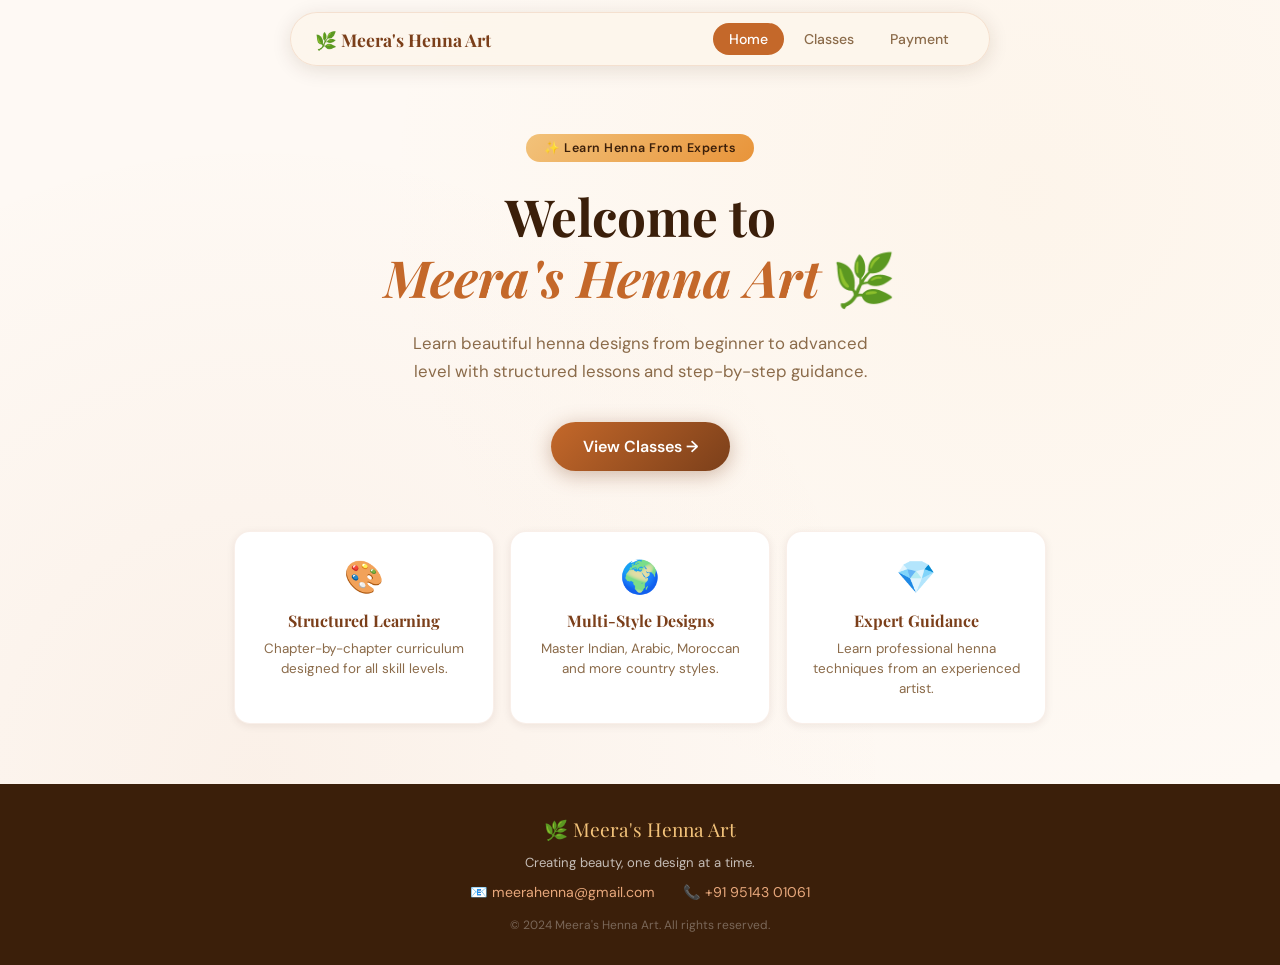
<file: index.html>
<!DOCTYPE html>
<html lang="en">
<head>
  <meta charset="UTF-8">
  <meta name="viewport" content="width=device-width, initial-scale=1.0">
  <title>Meera's Henna Art 🌿</title>
  <link rel="stylesheet" href="../css/style.css">
  <script src="https://checkout.razorpay.com/v1/checkout.js"></script>
</head>
<body>

<nav class="navbar">
  <div class="nav-inner">
    <div class="nav-brand">🌿 Meera's Henna Art</div>
    <div class="nav-links">
      <button class="nav-link active" data-page="home">Home</button>
      <button class="nav-link" data-page="classes">Classes</button>
      <button class="nav-link" data-page="payment">Payment</button>
    </div>
  </div>
</nav>

<!-- HOME -->
<div class="page active" id="page-home">
  <section class="hero">
    <div class="hero-badge">✨ Learn Henna From Experts</div>
    <h1>Welcome to<br><em>Meera's Henna Art</em> 🌿</h1>
    <p>Learn beautiful henna designs from beginner to advanced level with structured lessons and step-by-step guidance.</p>
    <button class="btn-primary" onclick="navigate('classes')">View Classes →</button>
  </section>
  <div class="features">
    <div class="feature-card"><div class="feature-icon">🎨</div><h3>Structured Learning</h3><p>Chapter-by-chapter curriculum designed for all skill levels.</p></div>
    <div class="feature-card"><div class="feature-icon">🌍</div><h3>Multi-Style Designs</h3><p>Master Indian, Arabic, Moroccan and more country styles.</p></div>
    <div class="feature-card"><div class="feature-icon">💎</div><h3>Expert Guidance</h3><p>Learn professional henna techniques from an experienced artist.</p></div>
  </div>
  <footer>
    <div class="footer-brand">🌿 Meera's Henna Art</div>
    <p style="font-size:0.82rem;">Creating beauty, one design at a time.</p>
    <div class="footer-contact">
      <a href="mailto:meerahenna@gmail.com">📧 meerahenna@gmail.com</a>
      <a href="tel:+919514301061">📞 +91 95143 01061</a>
    </div>
    <p style="font-size:0.75rem;margin-top:16px;opacity:0.45;">© 2024 Meera's Henna Art. All rights reserved.</p>
  </footer>
</div>

<!-- CLASSES -->
<div class="page" id="page-classes">
  <div class="page-header">
    <h2>Our Classes 🌿</h2>
    <p>Click a class to explore chapters. Register to begin your journey.</p>
  </div>
  <div class="classes-grid" id="classes-grid"></div>
  <footer>
    <div class="footer-brand">🌿 Meera's Henna Art</div>
    <div class="footer-contact">
      <a href="mailto:meerahenna@gmail.com">📧 meerahenna@gmail.com</a>
      <a href="tel:+919514301061">📞 +91 95143 01061</a>
    </div>
  </footer>
</div>

<!-- REGISTRATION -->
<div class="page" id="page-registration">
  <div class="page-header">
    <h2>Register Now 📝</h2>
    <p>Fill in your details to proceed to payment.</p>
  </div>
  <div class="form-container">
    <div class="form-card">
      <div class="selected-class-banner" id="selected-class-banner">
        <div class="icon">🌿</div>
        <div class="info"><div class="class-n">Loading...</div><div class="class-fee"></div></div>
      </div>
      <form id="reg-form">
        <div class="form-group"><label for="reg-name">Full Name *</label><input type="text" id="reg-name" placeholder="Enter your full name" required></div>
        <div class="form-group"><label for="reg-batch">Batch Number *</label><input type="text" id="reg-batch" placeholder="e.g. Batch 6, Batch 7..." required></div>
        <div class="form-group"><label for="reg-month">Payment Month *</label><input type="text" id="reg-month" placeholder="e.g. January 2025" required></div>
        <div class="form-group"><label for="reg-whatsapp">WhatsApp Number *</label><input type="tel" id="reg-whatsapp" placeholder="10-digit mobile number" required></div>
        <button type="submit" class="btn-primary btn-full">Proceed to Payment →</button>
      </form>
    </div>
  </div>
  <footer>
    <div class="footer-brand">🌿 Meera's Henna Art</div>
    <div class="footer-contact">
      <a href="mailto:meerahenna@gmail.com">📧 meerahenna@gmail.com</a>
      <a href="tel:+919514301061">📞 +91 95143 01061</a>
    </div>
  </footer>
</div>

<!-- PAYMENT -->
<div class="page" id="page-payment">
  <div class="page-header">
    <h2>Complete Payment 💳</h2>
    <p>Review your details and pay to confirm your enrollment.</p>
  </div>

  <div class="payment-container">

    <!-- Summary -->
    <div class="summary-card">
      <h3>📋 Registration Summary</h3>
      <div class="summary-row"><span class="label">Name</span><span class="value" id="pay-name">—</span></div>
      <div class="summary-row"><span class="label">Batch Number</span><span class="value" id="pay-batch">—</span></div>
      <div class="summary-row"><span class="label">Selected Class</span><span class="value" id="pay-class">—</span></div>
      <div class="summary-row"><span class="label">WhatsApp</span><span class="value" id="pay-whatsapp">—</span></div>
      <div class="summary-row total"><span class="label">Monthly Amount</span><span class="value" id="pay-amount">—</span></div>
    </div>

    <!-- Razorpay Card -->
    <div class="payment-card" id="razorpay-card">
      <h3>💳 Complete Your Payment</h3>

      <div class="pay-methods">
        <span class="pay-method-badge">🏦 UPI</span>
        <span class="pay-method-badge">💳 Cards</span>
        <span class="pay-method-badge">🏧 Net Banking</span>
        <span class="pay-method-badge">👛 Wallets</span>
        <span class="pay-method-badge">📱 GPay · PhonePe</span>
      </div>

      <div class="razorpay-amount-display">
        <span class="rz-label">Amount to Pay</span>
        <span class="rz-amount" id="rz-display-amount">₹—</span>
      </div>

      <button class="btn-razorpay" id="razorpay-btn" onclick="openRazorpay()">
        <svg width="20" height="20" viewBox="0 0 32 32" fill="none">
          <path d="M16 2L4 28h8l2-6h8l2 6h8L16 2zm-2 16l2-8 2 8h-4z" fill="white"/>
        </svg>
        Pay Securely with Razorpay
      </button>

      <div class="razorpay-note">
        <svg width="14" height="14" viewBox="0 0 24 24" fill="none">
          <path d="M12 22s8-4 8-10V5l-8-3-8 3v7c0 6 8 10 8 10z" stroke="#2E7D32" stroke-width="2"/>
        </svg>
        256-bit SSL secured · Powered by Razorpay
      </div>
    </div>

    <!-- Success + WhatsApp (shown after payment) -->
    <div class="payment-card" id="payment-success-card" style="display:none;">
      <div class="success-banner">
        <div class="success-icon">✅</div>
        <h3 style="font-family:'Playfair Display',serif;color:var(--henna-brown);margin-bottom:8px;">Payment Successful!</h3>
        <p style="font-size:0.88rem;color:var(--henna-muted);margin-bottom:16px;">Your payment has been received. Send us a WhatsApp message to complete your enrollment.</p>
        <div class="success-details" id="success-details"></div>
      </div>
      <button class="btn-whatsapp enabled" id="whatsapp-btn" onclick="sendWhatsApp()">
        <svg width="20" height="20" viewBox="0 0 24 24" fill="white">
          <path d="M17.472 14.382c-.297-.149-1.758-.867-2.03-.967-.273-.099-.471-.148-.67.15-.197.297-.767.966-.94 1.164-.173.199-.347.223-.644.075-.297-.15-1.255-.463-2.39-1.475-.883-.788-1.48-1.761-1.653-2.059-.173-.297-.018-.458.13-.606.134-.133.298-.347.446-.52.149-.174.198-.298.298-.497.099-.198.05-.371-.025-.52-.075-.149-.669-1.612-.916-2.207-.242-.579-.487-.5-.669-.51-.173-.008-.371-.01-.57-.01-.198 0-.52.074-.792.372-.272.297-1.04 1.016-1.04 2.479 0 1.462 1.065 2.875 1.213 3.074.149.198 2.096 3.2 5.077 4.487.709.306 1.262.489 1.694.625.712.227 1.36.195 1.871.118.571-.085 1.758-.719 2.006-1.413.248-.694.248-1.289.173-1.413-.074-.124-.272-.198-.57-.347m-5.421 7.403h-.004a9.87 9.87 0 01-5.031-1.378l-.361-.214-3.741.982.998-3.648-.235-.374a9.86 9.86 0 01-1.51-5.26c.001-5.45 4.436-9.884 9.888-9.884 2.64 0 5.122 1.03 6.988 2.898a9.825 9.825 0 012.893 6.994c-.003 5.45-4.437 9.884-9.885 9.884m8.413-18.297A11.815 11.815 0 0012.05 0C5.495 0 .16 5.335.157 11.892c0 2.096.547 4.142 1.588 5.945L.057 24l6.305-1.654a11.882 11.882 0 005.683 1.448h.005c6.554 0 11.89-5.335 11.893-11.893a11.821 11.821 0 00-3.48-8.413z"/>
        </svg>
        Send WhatsApp Confirmation
      </button>
      <p style="font-size:0.78rem;color:var(--henna-muted);margin-top:10px;text-align:center;">We'll verify and activate your class within a few hours.</p>
    </div>

  </div>

  <footer>
    <div class="footer-brand">🌿 Meera's Henna Art</div>
    <div class="footer-contact">
      <a href="mailto:meerahenna@gmail.com">📧 meerahenna@gmail.com</a>
      <a href="tel:+919514301061">📞 +91 95143 01061</a>
    </div>
  </footer>
</div>

<script src="../js/app.js"></script>
</body>
</html>
</file>
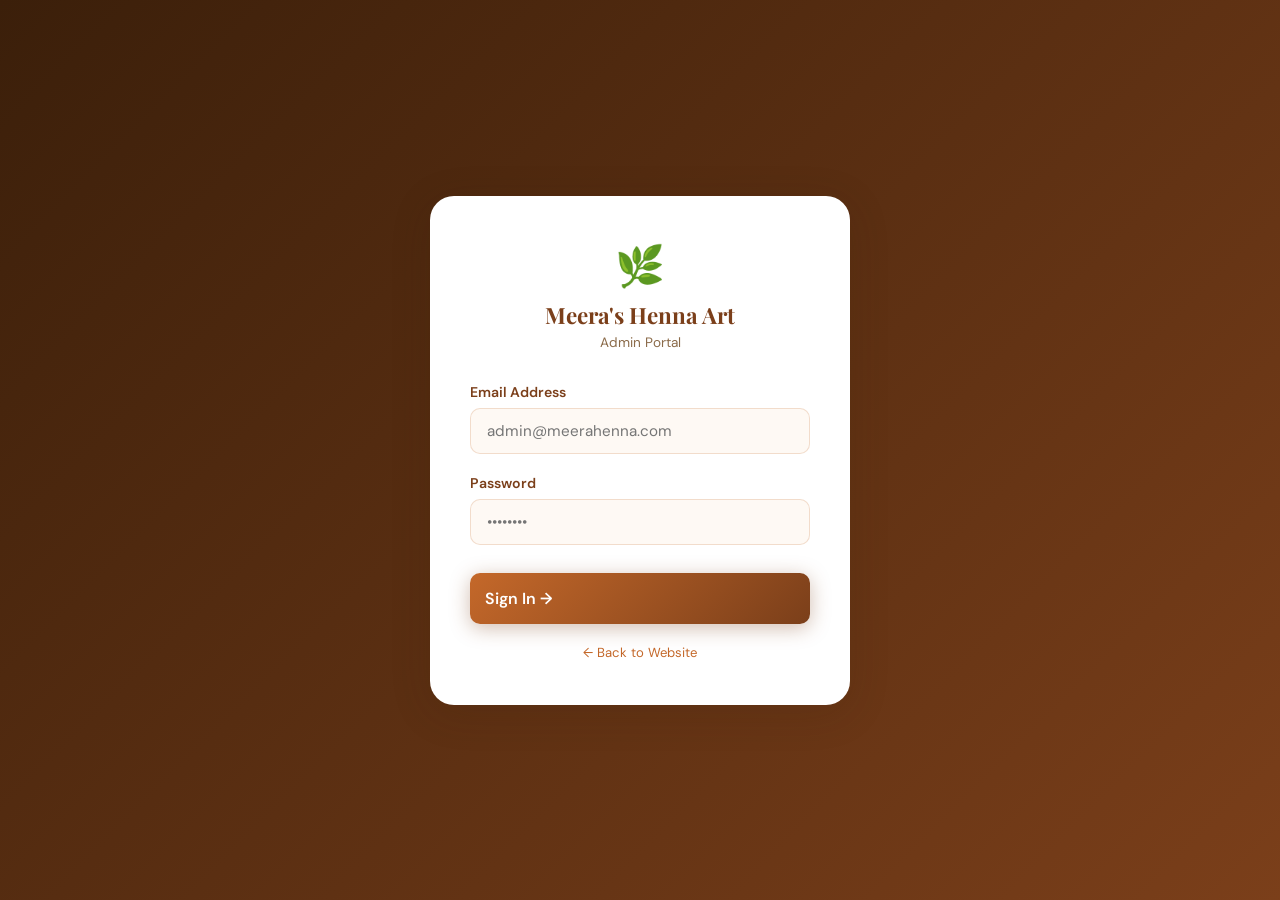
<file: admin-dashboard.html>
<!DOCTYPE html>
<html lang="en">
<head>
  <meta charset="UTF-8">
  <meta name="viewport" content="width=device-width, initial-scale=1.0">
  <title>Admin Dashboard – Meera's Henna Art</title>
  <link rel="stylesheet" href="../css/style.css">
</head>
<body>

<!-- Mobile Toggle -->
<button class="admin-mobile-toggle" onclick="toggleSidebar()">☰</button>
<div class="sidebar-overlay" id="sidebar-overlay" onclick="closeSidebar()"></div>

<div class="admin-layout">

  <!-- ─── SIDEBAR ─── -->
  <aside class="admin-sidebar" id="admin-sidebar">
    <div class="sidebar-brand">
      <div class="brand-icon">🌿</div>
      <h2>Meera's Henna Art</h2>
      <p>Admin Dashboard</p>
    </div>

    <nav class="sidebar-nav">
      <button class="sidebar-item active" data-section="overview" onclick="showAdminSection('overview')">
        <span class="item-icon">📊</span> Dashboard Overview
      </button>
      <button class="sidebar-item" data-section="classes" onclick="showAdminSection('classes')">
        <span class="item-icon">📚</span> Classes Management
      </button>
      <button class="sidebar-item" data-section="students" onclick="showAdminSection('students')">
        <span class="item-icon">👩‍🎨</span> Student Registrations
      </button>
    </nav>

    <div class="sidebar-logout">
      <button class="sidebar-item" onclick="adminLogout()" style="color:rgba(255,100,100,0.8);">
        <span class="item-icon">🚪</span> Logout
      </button>
    </div>
  </aside>

  <!-- ─── MAIN ─── -->
  <main class="admin-main">

    <div class="admin-topbar">
      <h1 id="admin-page-title">Dashboard Overview</h1>
      <span class="admin-info">Logged in as Admin</span>
    </div>

    <div class="admin-content">

      <!-- ══ OVERVIEW ══ -->
      <div class="admin-section active" id="section-overview">

        <div class="stats-grid">
          <div class="stat-card">
            <div class="stat-icon orange">📚</div>
            <div class="stat-info">
              <div class="value" id="stat-classes">0</div>
              <div class="label">Total Classes</div>
            </div>
          </div>
          <div class="stat-card">
            <div class="stat-icon green">👩‍🎨</div>
            <div class="stat-info">
              <div class="value" id="stat-students">0</div>
              <div class="label">Total Registrations</div>
            </div>
          </div>
          <div class="stat-card">
            <div class="stat-icon blue">⭐</div>
            <div class="stat-info">
              <div class="value" id="stat-latest" style="font-size:1rem;margin-top:4px;">None yet</div>
              <div class="label">Latest Registration</div>
            </div>
          </div>
        </div>

        <div class="recent-card">
          <h3>Recent Registrations</h3>
          <div id="recent-list">
            <div class="empty-state"><span>📋</span>No registrations yet.</div>
          </div>
        </div>

      </div>

      <!-- ══ CLASSES ══ -->
      <div class="admin-section" id="section-classes">

        <div class="admin-card">
          <div class="admin-card-header">
            <div>
              <h3>All Classes</h3>
              <p class="page-subtitle">Manage classes shown on the website</p>
            </div>
            <button class="btn-add" onclick="openAddClass()">+ Add Class</button>
          </div>
          <div id="admin-classes-list">
            <div class="empty-state"><span>📚</span>Loading...</div>
          </div>
        </div>

      </div>

      <!-- ══ STUDENTS ══ -->
      <div class="admin-section" id="section-students">

        <div class="admin-card">
          <div class="admin-card-header">
            <div>
              <h3>Student Registrations</h3>
              <p class="page-subtitle">All registered students and payment status</p>
            </div>
          </div>
          <div class="table-wrap">
            <table>
              <thead>
                <tr>
                  <th>Name</th>
                  <th>Batch</th>
                  <th>Month</th>
                  <th>Class</th>
                  <th>Amount</th>
                  <th>WhatsApp</th>
                  <th>Status</th>
                  <th>Actions</th>
                </tr>
              </thead>
              <tbody id="students-tbody">
                <tr><td colspan="8" style="text-align:center;padding:32px;color:var(--henna-muted);">No registrations yet.</td></tr>
              </tbody>
            </table>
          </div>
        </div>

      </div>

    </div><!-- end admin-content -->
  </main>
</div>

<!-- ─── CLASS MODAL ─── -->
<div class="modal-overlay" id="class-modal" onclick="if(event.target===this)closeModal('class-modal')">
  <div class="modal">
    <h3 id="modal-class-title">Add New Class</h3>

    <div class="form-group">
      <label>Class Name *</label>
      <input type="text" id="modal-class-name" placeholder="e.g. Advance Class (Indian & Arabic)">
    </div>
    <div class="form-group">
      <label>Monthly Fee (₹) *</label>
      <input type="number" id="modal-class-fee" placeholder="e.g. 199">
    </div>

    <div class="chapters-editor">
      <label>Chapters & Lessons</label>
      <div id="modal-chapters"></div>
    </div>

    <div class="modal-footer">
      <button class="btn-cancel" onclick="closeModal('class-modal')">Cancel</button>
      <button class="btn-save" onclick="saveClassModal()">Save Class</button>
    </div>
  </div>
</div>

<script src="../js/app.js"></script>
<script>
  checkAdminAuth();
  loadOverview();
</script>
</body>
</html>
</file>
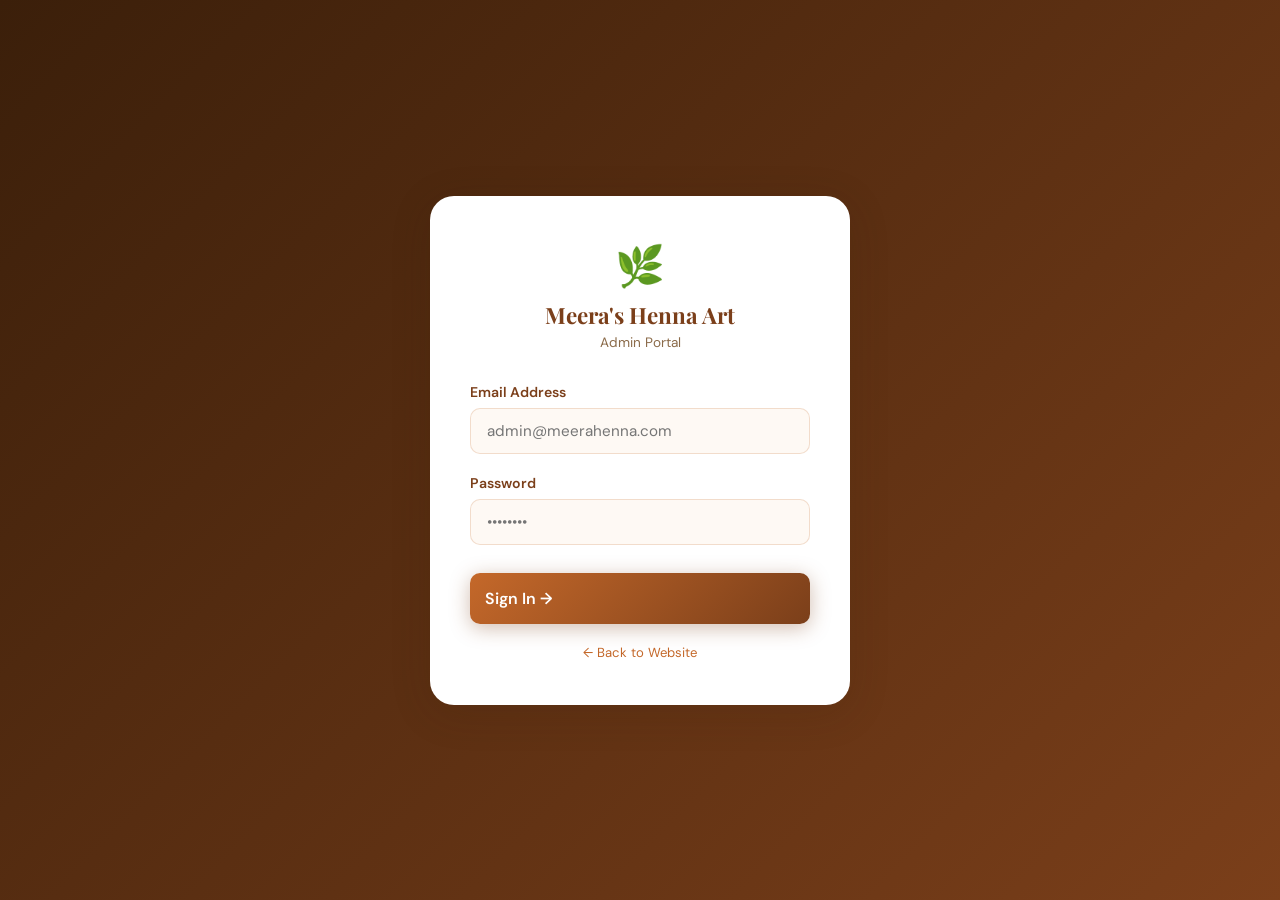
<file: admin-login.html>
<!DOCTYPE html>
<html lang="en">
<head>
  <meta charset="UTF-8">
  <meta name="viewport" content="width=device-width, initial-scale=1.0">
  <title>Admin Login – Meera's Henna Art</title>
  <link rel="stylesheet" href="../css/style.css">
</head>
<body>

<div class="admin-login-wrapper">
  <div class="admin-login-card">

    <div class="logo">
      <span>🌿</span>
      <h2>Meera's Henna Art</h2>
      <p>Admin Portal</p>
    </div>

    <div class="error-msg" id="login-error"></div>

    <form id="admin-login-form">
      <div class="form-group">
        <label for="admin-email">Email Address</label>
        <input type="email" id="admin-email" placeholder="admin@meerahenna.com" required autocomplete="email">
      </div>
      <div class="form-group">
        <label for="admin-password">Password</label>
        <input type="password" id="admin-password" placeholder="••••••••" required>
      </div>
      <button type="submit" class="btn-primary btn-full" style="margin-top:8px;">
        Sign In →
      </button>
    </form>

    <p style="text-align:center;margin-top:20px;font-size:0.82rem;color:var(--henna-muted);">
      <a href="index.html" style="color:var(--henna-warm);text-decoration:none;">← Back to Website</a>
    </p>
  </div>
</div>

<script src="../js/app.js"></script>
<script>
  // If already logged in, go to dashboard
  if (localStorage.getItem('mh_admin_auth')) {
    window.location.href = 'admin-dashboard.html';
  }
  document.getElementById('admin-login-form').addEventListener('submit', adminLogin);
</script>
</body>
</html>
</file>
<file: css/style.css>
@import url('https://fonts.googleapis.com/css2?family=Playfair+Display:ital,wght@0,400;0,600;0,700;1,400&family=DM+Sans:wght@300;400;500;600&display=swap');

:root {
  --henna-dark: #3B1F0A;
  --henna-brown: #7B3F1A;
  --henna-warm: #C4682A;
  --henna-amber: #E8943A;
  --henna-gold: #F2C27A;
  --henna-cream: #FDF6EC;
  --henna-light: #FEF9F4;
  --henna-rose: #E8A87C;
  --henna-muted: #8B6B4A;
  --shadow-sm: 0 2px 8px rgba(59,31,10,0.08);
  --shadow-md: 0 4px 20px rgba(59,31,10,0.12);
  --shadow-lg: 0 8px 40px rgba(59,31,10,0.16);
  --radius-sm: 10px;
  --radius-md: 16px;
  --radius-lg: 24px;
  --radius-xl: 32px;
}

*, *::before, *::after { box-sizing: border-box; margin: 0; padding: 0; }

body {
  font-family: 'DM Sans', sans-serif;
  background: var(--henna-light);
  color: var(--henna-dark);
  min-height: 100vh;
  background-image: radial-gradient(circle at 20% 80%, rgba(196,104,42,0.06) 0%, transparent 50%),
                    radial-gradient(circle at 80% 20%, rgba(242,194,122,0.08) 0%, transparent 50%);
}

/* ─── NAV ─── */
.navbar {
  position: sticky;
  top: 12px;
  z-index: 100;
  display: flex;
  justify-content: center;
  padding: 0 16px;
  margin-bottom: 0;
}

.nav-inner {
  background: rgba(253,246,236,0.92);
  backdrop-filter: blur(16px);
  border: 1px solid rgba(196,104,42,0.15);
  border-radius: var(--radius-xl);
  padding: 10px 24px;
  display: flex;
  align-items: center;
  gap: 8px;
  box-shadow: var(--shadow-md);
  max-width: 700px;
  width: 100%;
  flex-wrap: wrap;
  justify-content: center;
}

.nav-brand {
  font-family: 'Playfair Display', serif;
  font-weight: 700;
  font-size: 1.1rem;
  color: var(--henna-brown);
  margin-right: auto;
  white-space: nowrap;
}

.nav-links { display: flex; gap: 4px; align-items: center; }

.nav-link {
  text-decoration: none;
  color: var(--henna-muted);
  font-size: 0.88rem;
  font-weight: 500;
  padding: 7px 16px;
  border-radius: 50px;
  transition: all 0.25s ease;
  cursor: pointer;
  border: none;
  background: transparent;
  font-family: 'DM Sans', sans-serif;
}

.nav-link:hover, .nav-link.active {
  background: var(--henna-warm);
  color: white;
}

/* ─── PAGES ─── */
.page { display: none; min-height: 100vh; }
.page.active { display: block; }

/* ─── HOME ─── */
.hero {
  text-align: center;
  padding: 80px 24px 60px;
  max-width: 700px;
  margin: 0 auto;
}

.hero-badge {
  display: inline-block;
  background: linear-gradient(135deg, var(--henna-gold), var(--henna-amber));
  color: var(--henna-dark);
  font-size: 0.78rem;
  font-weight: 600;
  padding: 6px 18px;
  border-radius: 50px;
  margin-bottom: 24px;
  letter-spacing: 0.5px;
}

.hero h1 {
  font-family: 'Playfair Display', serif;
  font-size: clamp(2rem, 5vw, 3.2rem);
  line-height: 1.2;
  color: var(--henna-dark);
  margin-bottom: 20px;
}

.hero h1 em {
  color: var(--henna-warm);
  font-style: italic;
}

.hero p {
  font-size: 1.05rem;
  color: var(--henna-muted);
  line-height: 1.7;
  max-width: 480px;
  margin: 0 auto 36px;
}

.btn-primary {
  display: inline-flex;
  align-items: center;
  gap: 8px;
  background: linear-gradient(135deg, var(--henna-warm), var(--henna-brown));
  color: white;
  text-decoration: none;
  padding: 14px 32px;
  border-radius: 50px;
  font-weight: 600;
  font-size: 1rem;
  border: none;
  cursor: pointer;
  font-family: 'DM Sans', sans-serif;
  box-shadow: 0 4px 20px rgba(123,63,26,0.35);
  transition: all 0.3s ease;
}

.btn-primary:hover {
  transform: translateY(-2px);
  box-shadow: 0 8px 28px rgba(123,63,26,0.45);
}

.btn-secondary {
  display: inline-flex;
  align-items: center;
  gap: 8px;
  background: white;
  color: var(--henna-warm);
  border: 2px solid var(--henna-amber);
  padding: 12px 28px;
  border-radius: 50px;
  font-weight: 600;
  font-size: 0.95rem;
  cursor: pointer;
  font-family: 'DM Sans', sans-serif;
  transition: all 0.3s ease;
}

.btn-secondary:hover {
  background: var(--henna-cream);
}

.features {
  display: grid;
  grid-template-columns: repeat(auto-fit, minmax(200px, 1fr));
  gap: 16px;
  max-width: 860px;
  margin: 0 auto 60px;
  padding: 0 24px;
}

.feature-card {
  background: white;
  border-radius: var(--radius-md);
  padding: 24px;
  text-align: center;
  border: 1px solid rgba(196,104,42,0.1);
  box-shadow: var(--shadow-sm);
}

.feature-icon { font-size: 2rem; margin-bottom: 12px; }
.feature-card h3 { font-family: 'Playfair Display', serif; font-size: 1rem; color: var(--henna-brown); margin-bottom: 8px; }
.feature-card p { font-size: 0.84rem; color: var(--henna-muted); line-height: 1.5; }

/* ─── FOOTER ─── */
footer {
  background: var(--henna-dark);
  color: rgba(255,255,255,0.7);
  text-align: center;
  padding: 32px 24px;
  margin-top: 60px;
}

footer .footer-brand {
  font-family: 'Playfair Display', serif;
  color: var(--henna-gold);
  font-size: 1.2rem;
  margin-bottom: 12px;
}

footer .footer-contact { display: flex; justify-content: center; gap: 28px; flex-wrap: wrap; margin-top: 12px; font-size: 0.88rem; }
footer .footer-contact a { color: var(--henna-rose); text-decoration: none; }

/* ─── CLASSES PAGE ─── */
.page-header {
  text-align: center;
  padding: 60px 24px 32px;
}

.page-header h2 {
  font-family: 'Playfair Display', serif;
  font-size: clamp(1.8rem, 4vw, 2.6rem);
  color: var(--henna-dark);
  margin-bottom: 10px;
}

.page-header p { color: var(--henna-muted); font-size: 1rem; }

.classes-grid {
  display: grid;
  grid-template-columns: repeat(auto-fit, minmax(300px, 1fr));
  gap: 24px;
  max-width: 900px;
  margin: 0 auto;
  padding: 0 24px 60px;
}

.class-card {
  background: white;
  border-radius: var(--radius-lg);
  overflow: hidden;
  box-shadow: var(--shadow-md);
  border: 1px solid rgba(196,104,42,0.08);
  transition: transform 0.3s ease, box-shadow 0.3s ease;
}

.class-card:hover { transform: translateY(-4px); box-shadow: var(--shadow-lg); }

.class-card-header {
  background: linear-gradient(135deg, var(--henna-brown), var(--henna-dark));
  padding: 24px;
  cursor: pointer;
  display: flex;
  justify-content: space-between;
  align-items: flex-start;
  gap: 12px;
}

.class-card-header h3 {
  font-family: 'Playfair Display', serif;
  color: white;
  font-size: 1.15rem;
  line-height: 1.3;
}

.class-badge {
  background: var(--henna-gold);
  color: var(--henna-dark);
  font-size: 0.75rem;
  font-weight: 700;
  padding: 4px 12px;
  border-radius: 50px;
  white-space: nowrap;
}

.expand-icon {
  color: var(--henna-gold);
  font-size: 1.2rem;
  transition: transform 0.3s ease;
  flex-shrink: 0;
  margin-top: 4px;
}

.class-card.open .expand-icon { transform: rotate(180deg); }

.chapters-panel {
  max-height: 0;
  overflow: hidden;
  transition: max-height 0.4s ease;
}

.class-card.open .chapters-panel { max-height: 500px; }

.chapters-scroll {
  max-height: 500px;
  overflow-y: auto;
  padding: 20px 24px;
  border-top: 1px solid rgba(196,104,42,0.1);
}

.chapters-scroll::-webkit-scrollbar { width: 4px; }
.chapters-scroll::-webkit-scrollbar-track { background: var(--henna-cream); }
.chapters-scroll::-webkit-scrollbar-thumb { background: var(--henna-amber); border-radius: 4px; }

.chapter-group { margin-bottom: 16px; }

.chapter-title {
  font-weight: 600;
  font-size: 0.88rem;
  color: var(--henna-brown);
  margin-bottom: 6px;
  display: flex;
  align-items: center;
  gap: 8px;
}

.chapter-title::before {
  content: '';
  display: inline-block;
  width: 8px;
  height: 8px;
  background: var(--henna-amber);
  border-radius: 50%;
  flex-shrink: 0;
}

.chapter-lessons { list-style: none; padding-left: 16px; }

.chapter-lessons li {
  font-size: 0.82rem;
  color: var(--henna-muted);
  padding: 3px 0;
  position: relative;
  padding-left: 14px;
}

.chapter-lessons li::before {
  content: '›';
  position: absolute;
  left: 0;
  color: var(--henna-amber);
}

.class-card-footer {
  padding: 20px 24px;
  display: flex;
  align-items: center;
  justify-content: space-between;
  border-top: 1px solid rgba(196,104,42,0.1);
  background: var(--henna-cream);
}

.price-tag { display: flex; flex-direction: column; }
.price-label { font-size: 0.75rem; color: var(--henna-muted); }
.price-value { font-family: 'Playfair Display', serif; font-size: 1.4rem; color: var(--henna-brown); font-weight: 700; }

.btn-register {
  background: linear-gradient(135deg, var(--henna-warm), var(--henna-brown));
  color: white;
  border: none;
  padding: 11px 24px;
  border-radius: 50px;
  font-weight: 600;
  font-size: 0.9rem;
  cursor: pointer;
  font-family: 'DM Sans', sans-serif;
  transition: all 0.3s ease;
  box-shadow: 0 3px 12px rgba(123,63,26,0.3);
}

.btn-register:hover { transform: translateY(-1px); box-shadow: 0 5px 16px rgba(123,63,26,0.4); }

/* ─── REGISTRATION PAGE ─── */
.form-container {
  max-width: 520px;
  margin: 0 auto;
  padding: 0 24px 60px;
}

.form-card {
  background: white;
  border-radius: var(--radius-lg);
  padding: 36px;
  box-shadow: var(--shadow-md);
  border: 1px solid rgba(196,104,42,0.08);
}

.selected-class-banner {
  background: linear-gradient(135deg, var(--henna-cream), #FEF3E2);
  border: 1px solid rgba(196,104,42,0.2);
  border-radius: var(--radius-sm);
  padding: 14px 18px;
  margin-bottom: 28px;
  display: flex;
  align-items: center;
  gap: 12px;
}

.selected-class-banner .icon { font-size: 1.4rem; }
.selected-class-banner .info { flex: 1; }
.selected-class-banner .class-n { font-weight: 600; font-size: 0.9rem; color: var(--henna-brown); }
.selected-class-banner .class-fee { font-size: 0.8rem; color: var(--henna-muted); }

.form-group { margin-bottom: 20px; }

.form-group label {
  display: block;
  font-weight: 600;
  font-size: 0.88rem;
  color: var(--henna-brown);
  margin-bottom: 7px;
}

.form-group input, .form-group select {
  width: 100%;
  padding: 12px 16px;
  border: 1.5px solid rgba(196,104,42,0.2);
  border-radius: var(--radius-sm);
  font-family: 'DM Sans', sans-serif;
  font-size: 0.95rem;
  color: var(--henna-dark);
  background: var(--henna-light);
  outline: none;
  transition: border-color 0.2s ease, box-shadow 0.2s ease;
}

.form-group input:focus, .form-group select:focus {
  border-color: var(--henna-warm);
  box-shadow: 0 0 0 3px rgba(196,104,42,0.1);
  background: white;
}

.btn-full {
  width: 100%;
  padding: 15px;
  font-size: 1rem;
  border-radius: var(--radius-sm);
  margin-top: 8px;
}

/* ─── PAYMENT PAGE ─── */
.payment-container {
  max-width: 560px;
  margin: 0 auto;
  padding: 0 24px 60px;
  display: grid;
  gap: 20px;
}

.summary-card, .payment-card {
  background: white;
  border-radius: var(--radius-lg);
  padding: 28px;
  box-shadow: var(--shadow-md);
  border: 1px solid rgba(196,104,42,0.08);
}

.summary-card h3, .payment-card h3 {
  font-family: 'Playfair Display', serif;
  font-size: 1.15rem;
  color: var(--henna-brown);
  margin-bottom: 18px;
  padding-bottom: 12px;
  border-bottom: 1px solid rgba(196,104,42,0.1);
}

.summary-row {
  display: flex;
  justify-content: space-between;
  align-items: center;
  padding: 10px 0;
  border-bottom: 1px solid rgba(196,104,42,0.06);
  font-size: 0.9rem;
}

.summary-row:last-child { border-bottom: none; }
.summary-row .label { color: var(--henna-muted); }
.summary-row .value { font-weight: 600; color: var(--henna-dark); text-align: right; max-width: 60%; }
.summary-row.total .value { color: var(--henna-warm); font-size: 1.1rem; font-family: 'Playfair Display', serif; }

.qr-section {
  text-align: center;
  margin: 20px 0;
}

.qr-code-box {
  display: inline-block;
  background: white;
  padding: 16px;
  border-radius: var(--radius-md);
  border: 2px solid rgba(196,104,42,0.2);
  box-shadow: var(--shadow-sm);
  margin-bottom: 12px;
}

.qr-code-box svg { display: block; }

.upi-number {
  font-size: 0.88rem;
  color: var(--henna-muted);
}

.upi-number strong { color: var(--henna-brown); font-size: 1rem; }

.payment-actions { display: flex; flex-direction: column; gap: 12px; margin-top: 20px; }

.btn-upi {
  display: flex;
  align-items: center;
  justify-content: center;
  gap: 10px;
  background: linear-gradient(135deg, #4CAF50, #2E7D32);
  color: white;
  padding: 13px 24px;
  border-radius: 50px;
  font-weight: 600;
  font-size: 0.95rem;
  cursor: pointer;
  border: none;
  font-family: 'DM Sans', sans-serif;
  text-decoration: none;
  transition: all 0.3s ease;
  box-shadow: 0 3px 12px rgba(46,125,50,0.3);
}

.btn-upi:hover { transform: translateY(-1px); }

.payment-confirm-area {
  background: var(--henna-cream);
  border-radius: var(--radius-md);
  padding: 20px;
  text-align: center;
  border: 1px dashed rgba(196,104,42,0.3);
}

.confirm-checkbox {
  display: flex;
  align-items: center;
  gap: 10px;
  justify-content: center;
  margin-bottom: 16px;
  cursor: pointer;
  font-size: 0.9rem;
  color: var(--henna-muted);
}

.confirm-checkbox input { width: 18px; height: 18px; accent-color: var(--henna-warm); cursor: pointer; }

.btn-whatsapp {
  display: flex;
  align-items: center;
  justify-content: center;
  gap: 10px;
  background: linear-gradient(135deg, #25D366, #128C7E);
  color: white;
  padding: 13px 24px;
  border-radius: 50px;
  font-weight: 600;
  font-size: 0.95rem;
  cursor: pointer;
  border: none;
  font-family: 'DM Sans', sans-serif;
  width: 100%;
  transition: all 0.3s ease;
  box-shadow: 0 3px 12px rgba(37,211,102,0.3);
  opacity: 0.4;
  pointer-events: none;
}

.btn-whatsapp.enabled {
  opacity: 1;
  pointer-events: auto;
}

.btn-whatsapp.enabled:hover { transform: translateY(-1px); }

/* ─── ADMIN LOGIN ─── */
.admin-login-wrapper {
  min-height: 100vh;
  display: flex;
  align-items: center;
  justify-content: center;
  padding: 24px;
  background: linear-gradient(135deg, var(--henna-dark), var(--henna-brown));
}

.admin-login-card {
  background: white;
  border-radius: var(--radius-lg);
  padding: 44px 40px;
  width: 100%;
  max-width: 420px;
  box-shadow: var(--shadow-lg);
}

.admin-login-card .logo {
  text-align: center;
  margin-bottom: 32px;
}

.admin-login-card .logo span { font-size: 2.5rem; }
.admin-login-card .logo h2 {
  font-family: 'Playfair Display', serif;
  color: var(--henna-brown);
  font-size: 1.4rem;
  margin-top: 8px;
}

.admin-login-card .logo p { font-size: 0.85rem; color: var(--henna-muted); margin-top: 4px; }

.error-msg {
  background: #FFF0F0;
  border: 1px solid #FFCDD2;
  color: #C62828;
  padding: 10px 14px;
  border-radius: var(--radius-sm);
  font-size: 0.85rem;
  margin-bottom: 16px;
  display: none;
}

/* ─── ADMIN DASHBOARD ─── */
.admin-layout {
  display: flex;
  min-height: 100vh;
}

.admin-sidebar {
  width: 260px;
  background: linear-gradient(180deg, var(--henna-dark), var(--henna-brown));
  padding: 28px 0;
  flex-shrink: 0;
  position: fixed;
  height: 100vh;
  overflow-y: auto;
  z-index: 50;
  transition: transform 0.3s ease;
}

.admin-sidebar .sidebar-brand {
  padding: 0 24px 28px;
  border-bottom: 1px solid rgba(255,255,255,0.1);
  margin-bottom: 16px;
}

.sidebar-brand .brand-icon { font-size: 2rem; }
.sidebar-brand h2 {
  font-family: 'Playfair Display', serif;
  color: var(--henna-gold);
  font-size: 1.1rem;
  margin-top: 6px;
  line-height: 1.3;
}

.sidebar-brand p { font-size: 0.75rem; color: rgba(255,255,255,0.5); margin-top: 2px; }

.sidebar-nav { padding: 0 12px; }

.sidebar-item {
  display: flex;
  align-items: center;
  gap: 12px;
  padding: 11px 16px;
  border-radius: var(--radius-sm);
  color: rgba(255,255,255,0.65);
  cursor: pointer;
  font-size: 0.9rem;
  font-weight: 500;
  transition: all 0.25s ease;
  margin-bottom: 4px;
  border: none;
  background: none;
  width: 100%;
  text-align: left;
  font-family: 'DM Sans', sans-serif;
}

.sidebar-item:hover, .sidebar-item.active {
  background: rgba(255,255,255,0.12);
  color: white;
}

.sidebar-item .item-icon { font-size: 1.1rem; width: 22px; text-align: center; }

.sidebar-logout {
  margin: 16px 12px 0;
  border-top: 1px solid rgba(255,255,255,0.1);
  padding-top: 16px;
}

.admin-main {
  margin-left: 260px;
  flex: 1;
  background: var(--henna-light);
  min-height: 100vh;
}

.admin-topbar {
  background: white;
  padding: 16px 32px;
  border-bottom: 1px solid rgba(196,104,42,0.1);
  display: flex;
  align-items: center;
  justify-content: space-between;
  position: sticky;
  top: 0;
  z-index: 40;
  box-shadow: var(--shadow-sm);
}

.admin-topbar h1 { font-family: 'Playfair Display', serif; font-size: 1.3rem; color: var(--henna-brown); }
.admin-topbar .admin-info { font-size: 0.85rem; color: var(--henna-muted); }

.admin-content { padding: 32px; }

.admin-section { display: none; }
.admin-section.active { display: block; }

/* Stats grid */
.stats-grid {
  display: grid;
  grid-template-columns: repeat(auto-fit, minmax(200px, 1fr));
  gap: 20px;
  margin-bottom: 32px;
}

.stat-card {
  background: white;
  border-radius: var(--radius-md);
  padding: 24px;
  display: flex;
  align-items: center;
  gap: 18px;
  box-shadow: var(--shadow-sm);
  border: 1px solid rgba(196,104,42,0.08);
}

.stat-icon {
  width: 52px;
  height: 52px;
  border-radius: var(--radius-sm);
  display: flex;
  align-items: center;
  justify-content: center;
  font-size: 1.5rem;
  flex-shrink: 0;
}

.stat-icon.orange { background: linear-gradient(135deg, #FFF3E0, #FFE0B2); }
.stat-icon.green { background: linear-gradient(135deg, #E8F5E9, #C8E6C9); }
.stat-icon.blue { background: linear-gradient(135deg, #E3F2FD, #BBDEFB); }

.stat-info .value { font-family: 'Playfair Display', serif; font-size: 1.8rem; color: var(--henna-dark); font-weight: 700; }
.stat-info .label { font-size: 0.82rem; color: var(--henna-muted); margin-top: 2px; }

.recent-card {
  background: white;
  border-radius: var(--radius-md);
  padding: 24px;
  box-shadow: var(--shadow-sm);
  border: 1px solid rgba(196,104,42,0.08);
}

.recent-card h3 { font-family: 'Playfair Display', serif; font-size: 1.05rem; color: var(--henna-brown); margin-bottom: 16px; }

/* Admin cards */
.admin-card {
  background: white;
  border-radius: var(--radius-md);
  padding: 24px;
  box-shadow: var(--shadow-sm);
  border: 1px solid rgba(196,104,42,0.08);
  margin-bottom: 20px;
}

.admin-card-header {
  display: flex;
  align-items: center;
  justify-content: space-between;
  margin-bottom: 20px;
  flex-wrap: wrap;
  gap: 12px;
}

.admin-card-header h3 { font-family: 'Playfair Display', serif; font-size: 1.1rem; color: var(--henna-brown); }

.btn-add {
  background: linear-gradient(135deg, var(--henna-warm), var(--henna-brown));
  color: white;
  border: none;
  padding: 9px 20px;
  border-radius: 50px;
  font-weight: 600;
  font-size: 0.85rem;
  cursor: pointer;
  font-family: 'DM Sans', sans-serif;
  display: flex;
  align-items: center;
  gap: 6px;
  transition: all 0.2s ease;
}

.btn-add:hover { opacity: 0.9; transform: translateY(-1px); }

/* Table */
.table-wrap { overflow-x: auto; }

table {
  width: 100%;
  border-collapse: collapse;
  font-size: 0.87rem;
}

th {
  background: var(--henna-cream);
  color: var(--henna-brown);
  font-weight: 600;
  padding: 12px 14px;
  text-align: left;
  white-space: nowrap;
  border-bottom: 2px solid rgba(196,104,42,0.15);
}

td {
  padding: 12px 14px;
  border-bottom: 1px solid rgba(196,104,42,0.07);
  color: var(--henna-dark);
}

tr:hover td { background: rgba(242,194,122,0.05); }

.badge {
  display: inline-block;
  padding: 3px 10px;
  border-radius: 50px;
  font-size: 0.75rem;
  font-weight: 600;
}

.badge-pending { background: #FFF3E0; color: #E65100; }
.badge-verified { background: #E8F5E9; color: #2E7D32; }

.btn-icon {
  background: none;
  border: none;
  cursor: pointer;
  font-size: 1rem;
  padding: 5px;
  border-radius: 6px;
  transition: background 0.2s;
}

.btn-icon:hover { background: var(--henna-cream); }

/* Modal */
.modal-overlay {
  position: fixed;
  inset: 0;
  background: rgba(59,31,10,0.5);
  backdrop-filter: blur(4px);
  z-index: 200;
  display: none;
  align-items: center;
  justify-content: center;
  padding: 24px;
}

.modal-overlay.open { display: flex; }

.modal {
  background: white;
  border-radius: var(--radius-lg);
  padding: 32px;
  width: 100%;
  max-width: 540px;
  max-height: 90vh;
  overflow-y: auto;
  box-shadow: var(--shadow-lg);
}

.modal h3 { font-family: 'Playfair Display', serif; font-size: 1.2rem; color: var(--henna-brown); margin-bottom: 20px; }
.modal-footer { display: flex; gap: 12px; justify-content: flex-end; margin-top: 24px; }

.btn-cancel {
  padding: 10px 24px;
  border-radius: 50px;
  border: 1.5px solid rgba(196,104,42,0.3);
  background: white;
  color: var(--henna-muted);
  font-weight: 500;
  cursor: pointer;
  font-family: 'DM Sans', sans-serif;
  font-size: 0.9rem;
}

.btn-save {
  padding: 10px 24px;
  border-radius: 50px;
  background: linear-gradient(135deg, var(--henna-warm), var(--henna-brown));
  color: white;
  border: none;
  font-weight: 600;
  cursor: pointer;
  font-family: 'DM Sans', sans-serif;
  font-size: 0.9rem;
}

.chapters-editor { margin-top: 16px; }
.chapters-editor label { font-weight: 600; font-size: 0.88rem; color: var(--henna-brown); display: block; margin-bottom: 8px; }
.chapter-entry { display: flex; gap: 8px; margin-bottom: 8px; }
.chapter-entry input { flex: 1; }
.btn-remove-ch { background: #FFEBEE; color: #C62828; border: none; width: 36px; height: 36px; border-radius: 8px; cursor: pointer; font-size: 1rem; display: flex; align-items: center; justify-content: center; flex-shrink: 0; }
.btn-add-ch { display: flex; align-items: center; gap: 6px; background: var(--henna-cream); color: var(--henna-warm); border: 1px dashed var(--henna-amber); padding: 8px 16px; border-radius: var(--radius-sm); cursor: pointer; font-size: 0.85rem; font-weight: 500; font-family: 'DM Sans', sans-serif; margin-top: 4px; }

/* Mobile admin */
.admin-mobile-toggle {
  display: none;
  position: fixed;
  top: 16px;
  left: 16px;
  z-index: 60;
  background: var(--henna-warm);
  color: white;
  border: none;
  width: 40px;
  height: 40px;
  border-radius: 10px;
  font-size: 1.2rem;
  cursor: pointer;
  align-items: center;
  justify-content: center;
}

.sidebar-overlay {
  display: none;
  position: fixed;
  inset: 0;
  background: rgba(0,0,0,0.5);
  z-index: 45;
}

/* ─── ALERTS ─── */
.toast {
  position: fixed;
  bottom: 24px;
  left: 50%;
  transform: translateX(-50%) translateY(100px);
  background: var(--henna-dark);
  color: white;
  padding: 12px 24px;
  border-radius: 50px;
  font-size: 0.9rem;
  font-weight: 500;
  z-index: 300;
  transition: transform 0.35s cubic-bezier(0.34,1.56,0.64,1);
  white-space: nowrap;
  box-shadow: var(--shadow-lg);
}

.toast.show { transform: translateX(-50%) translateY(0); }
.toast.success { background: #2E7D32; }
.toast.error { background: #C62828; }

/* ─── RESPONSIVE ─── */
@media (max-width: 768px) {
  .admin-sidebar { transform: translateX(-100%); }
  .admin-sidebar.open { transform: translateX(0); }
  .sidebar-overlay.open { display: block; }
  .admin-mobile-toggle { display: flex; }
  .admin-main { margin-left: 0; }
  .admin-topbar { padding: 14px 16px 14px 64px; }
  .admin-content { padding: 20px 16px; }
  .stats-grid { grid-template-columns: 1fr 1fr; }
  .nav-brand { display: none; }
  .form-card { padding: 24px 20px; }
}

@media (max-width: 480px) {
  .stats-grid { grid-template-columns: 1fr; }
  .hero { padding: 50px 20px 40px; }
}

/* Classes list in admin */
.class-admin-item {
  display: flex;
  align-items: center;
  gap: 16px;
  padding: 16px;
  border-radius: var(--radius-sm);
  border: 1px solid rgba(196,104,42,0.1);
  margin-bottom: 12px;
  background: var(--henna-light);
}

.class-admin-item .class-info { flex: 1; }
.class-admin-item .class-info h4 { font-weight: 600; font-size: 0.95rem; color: var(--henna-dark); }
.class-admin-item .class-info p { font-size: 0.82rem; color: var(--henna-muted); margin-top: 2px; }
.class-admin-item .class-actions { display: flex; gap: 6px; }

.empty-state { text-align: center; padding: 40px 20px; color: var(--henna-muted); }
.empty-state span { font-size: 2.5rem; display: block; margin-bottom: 10px; }

.page-subtitle { font-size: 0.85rem; color: var(--henna-muted); margin-top: 4px; }

/* ─── RAZORPAY PAYMENT STYLES ─── */
.pay-methods {
  display: flex;
  flex-wrap: wrap;
  gap: 8px;
  margin-bottom: 20px;
}

.pay-method-badge {
  background: var(--henna-cream);
  border: 1px solid rgba(196,104,42,0.15);
  color: var(--henna-brown);
  font-size: 0.78rem;
  font-weight: 500;
  padding: 5px 12px;
  border-radius: 50px;
}

.razorpay-amount-display {
  background: linear-gradient(135deg, var(--henna-cream), #FEF0E0);
  border: 1px solid rgba(196,104,42,0.2);
  border-radius: var(--radius-md);
  padding: 20px;
  text-align: center;
  margin-bottom: 20px;
}

.rz-label {
  display: block;
  font-size: 0.82rem;
  color: var(--henna-muted);
  margin-bottom: 4px;
}

.rz-amount {
  font-family: 'Playfair Display', serif;
  font-size: 2.2rem;
  color: var(--henna-brown);
  font-weight: 700;
}

.btn-razorpay {
  width: 100%;
  display: flex;
  align-items: center;
  justify-content: center;
  gap: 10px;
  background: linear-gradient(135deg, #3395FF, #2269D6);
  color: white;
  border: none;
  padding: 16px 24px;
  border-radius: var(--radius-sm);
  font-weight: 700;
  font-size: 1rem;
  cursor: pointer;
  font-family: 'DM Sans', sans-serif;
  box-shadow: 0 4px 20px rgba(50,149,255,0.35);
  transition: all 0.3s ease;
  letter-spacing: 0.2px;
}

.btn-razorpay:hover {
  transform: translateY(-2px);
  box-shadow: 0 6px 28px rgba(50,149,255,0.45);
}

.btn-razorpay:active {
  transform: translateY(0);
}

.razorpay-note {
  display: flex;
  align-items: center;
  justify-content: center;
  gap: 6px;
  margin-top: 12px;
  font-size: 0.78rem;
  color: #2E7D32;
}

.success-banner {
  text-align: center;
  padding: 12px 0 20px;
  border-bottom: 1px solid rgba(196,104,42,0.1);
  margin-bottom: 20px;
}

.success-icon {
  font-size: 3rem;
  margin-bottom: 10px;
  animation: successPop 0.5s cubic-bezier(0.34,1.56,0.64,1);
}

@keyframes successPop {
  from { transform: scale(0); opacity: 0; }
  to   { transform: scale(1); opacity: 1; }
}

.success-details {
  display: inline-flex;
  flex-direction: column;
  gap: 6px;
  background: var(--henna-cream);
  border-radius: var(--radius-sm);
  padding: 12px 20px;
  text-align: left;
  font-size: 0.84rem;
  color: var(--henna-muted);
  margin-top: 8px;
}

.success-details strong { color: var(--henna-brown); }

.btn-whatsapp {
  display: flex;
  align-items: center;
  justify-content: center;
  gap: 10px;
  background: linear-gradient(135deg, #25D366, #128C7E);
  color: white;
  padding: 14px 24px;
  border-radius: 50px;
  font-weight: 600;
  font-size: 0.95rem;
  cursor: pointer;
  border: none;
  font-family: 'DM Sans', sans-serif;
  width: 100%;
  transition: all 0.3s ease;
  box-shadow: 0 3px 12px rgba(37,211,102,0.3);
}

.btn-whatsapp:hover { transform: translateY(-1px); box-shadow: 0 5px 20px rgba(37,211,102,0.4); }
</file>
